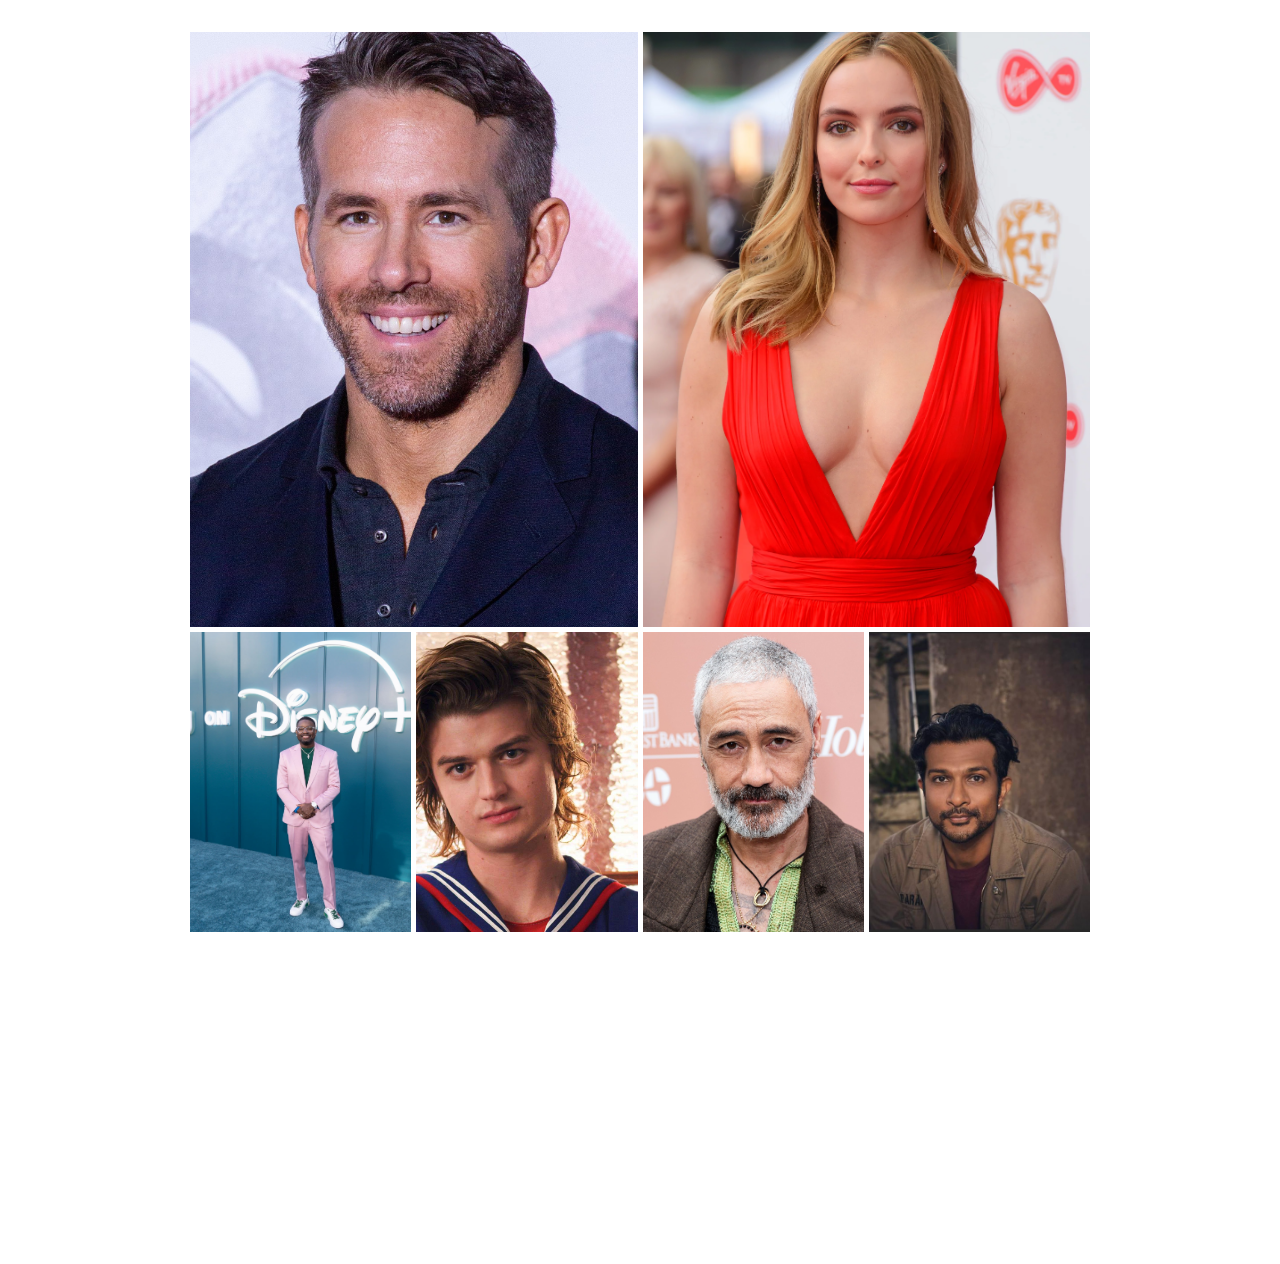
<file: actorsGallery.html>
<!DOCTYPE html>
<html lang="en">
<head>
    <meta charset="UTF-8">
    <meta name="viewport" content="width=device-width, initial-scale=1.0">

    <title>Free Guy Actors Gallery</title>

    <!-- Add css-->
    <link rel="stylesheet" href="css/gallery.css">
</head>
<body>
    
    <!-- jodie, lil, ryan, steve, taika, utkarsh -->

    <div class="container">

        <div class="ryan">
            <div class="img">
                <img src="images/ryan.jpeg" alt="Ryan Reynolds">
            </div>
        </div>

        <div class="jodie">
            <div class="img">
                <img src="images/jodie.webp" alt="Jodie">
            </div>
        </div>

        <div class="lil">
            <div class="img">
                <img src="images/lil.jpeg" alt="Lil">
            </div>
        </div>

        <div class="steve">
            <div class="img">
                <img src="images/steve.jpeg" alt="steve">
            </div>
        </div>

        <div class="taika">
            <div class="img">
                <img src="images/taika.jpeg" alt="taika">
            </div>
        </div>

        <div class="utkarsh">
            <div class="img">
                <img src="images/utkarsh.jpeg" alt="utkarsh">
            </div>
        </div>

    </div>


</body>
</html>
</file>
<file: css/gallery.css>
* {
    margin: 0;
    padding: 0;
    box-sizing: border-box;

}

.container {
    width: 900px;
    height: 1200px;
    margin: 2rem auto;

    display: grid;
    grid-template-columns: repeat(4, 1fr);
    grid-template-rows: 595px 300px;
    gap: 5px;
}

.container > div {
    width: 100%;
    height: 100%;
}

.img {
    width: 100%;
    height: 100%;
}

.img img {
    width: 100%;
    height: 100%;
    object-fit: cover;
}

.ryan {
    grid-column: 1 / 3;
    grid-row: 1 / 2;
}

.jodie {
    grid-column: 3 / 5;
    grid-row: 1 / 2;
}


@media (max-width: 568px) {
    body { 
        background-color: black;
    }

    .container {
        width: auto;
        grid-template-columns: repeat(1, auto);
        grid-template-rows: repeat(6, 1fr);
        grid-template-areas: 
            "ryan"
            "jodie"
            "lil"
            "steve"
            "taika"
            "utkarsh"
            ;
    }

    .ryan {
        grid-area: ryan;
    }

    .jodie {
        grid-area: jodie;
    }

    .lil {
        grid-area: lil;
    }

    .steve {
        grid-area: steve;
    }

    .taika {
        grid-area: taika;
    }

    .utkarsh {
        grid-area: utkarsh;
    }

}
</file>
